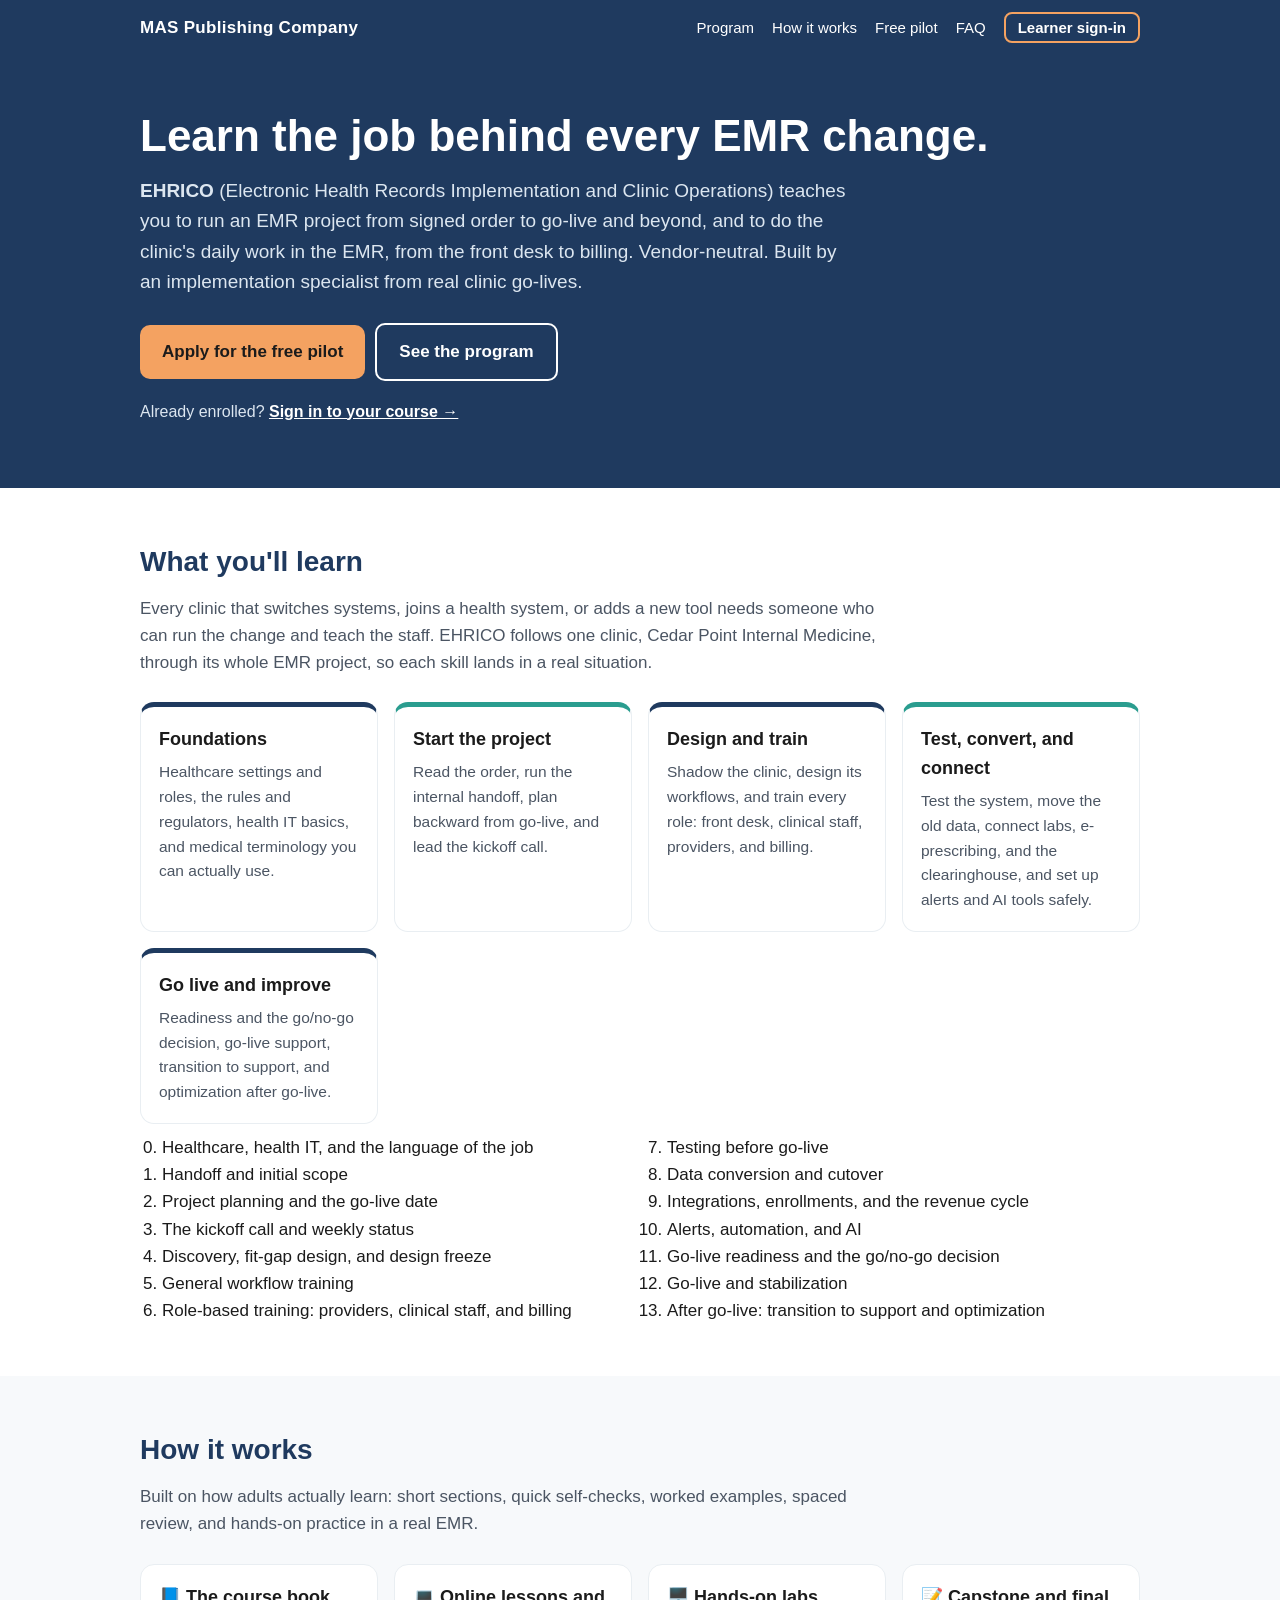
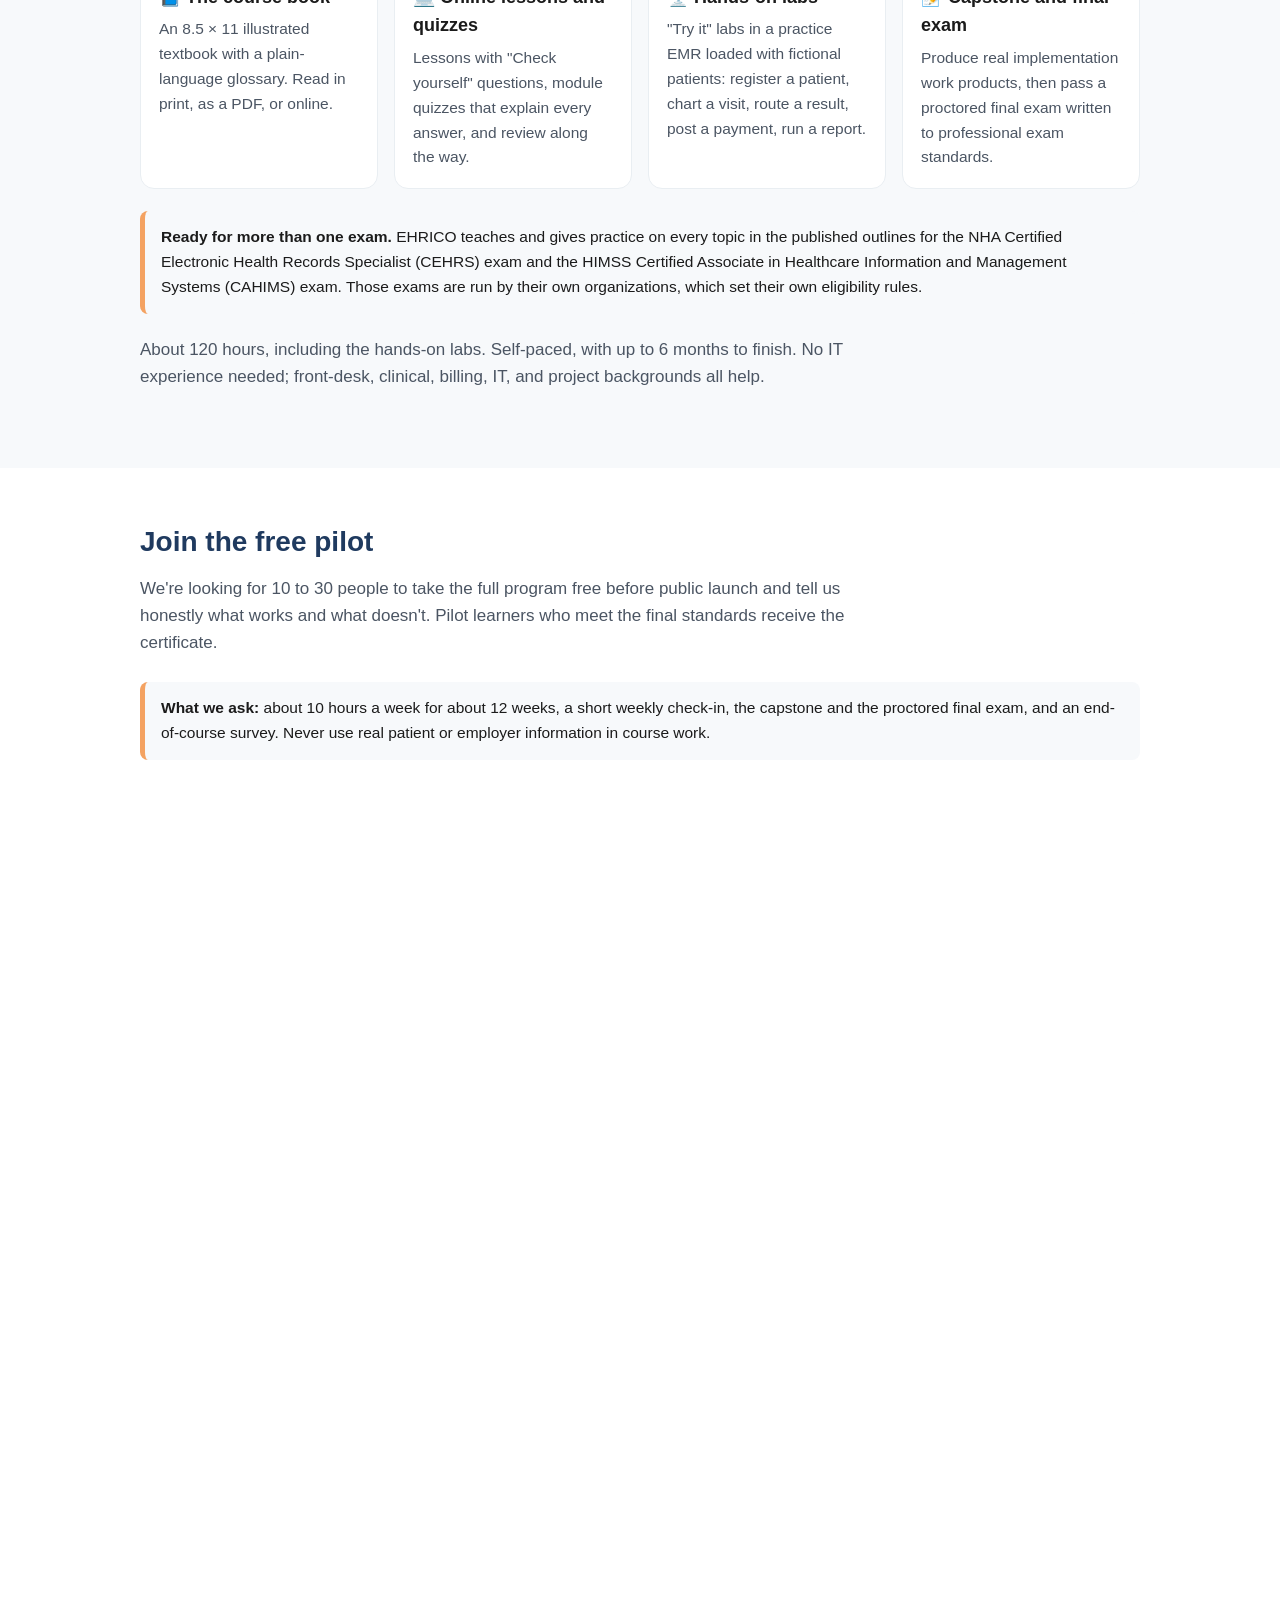
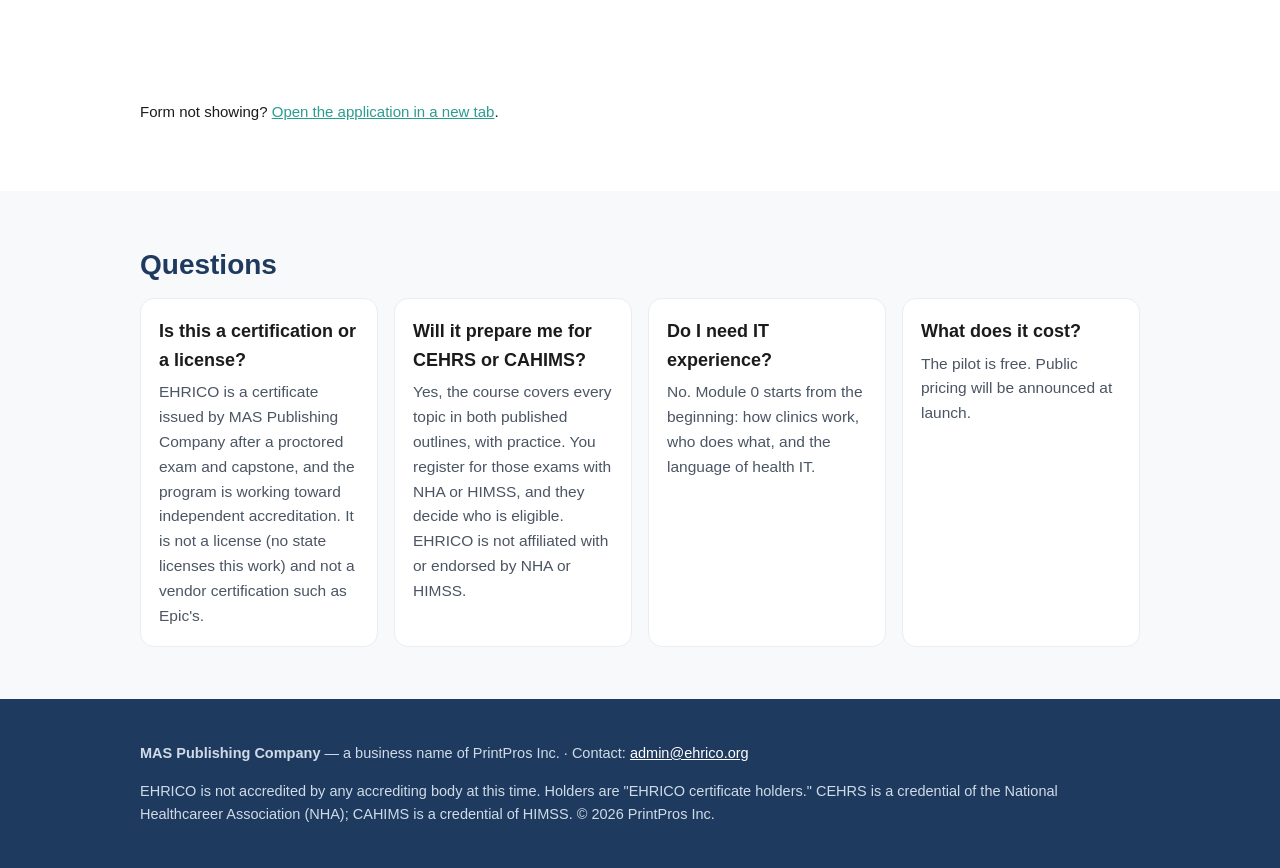
<file: index.html>
<!doctype html>
<html lang="en">
<head>
<meta charset="utf-8">
<meta name="viewport" content="width=device-width, initial-scale=1">
<title>EHRICO — Electronic Health Records Implementation and Clinic Operations | MAS Publishing Company</title>
<meta name="description" content="EHRICO: learn to run EMR projects from signed order to go-live, and do the clinic's daily EMR work. 14 modules, hands-on labs, a proctored exam and capstone. Covers the NHA CEHRS and HIMSS CAHIMS outlines. Join the free pilot.">
<style>
:root{--navy:#1F3A5F;--teal:#2A9D8F;--gray:#E9EEF2;--orange:#F4A261;--ink:#1b1b1b;--muted:#4b5563;--bg:#ffffff;--card:#F7F9FB}
@media (prefers-color-scheme:dark){:root{--ink:#eef2f6;--muted:#b6c0cc;--bg:#0f1720;--card:#16212d;--gray:#22303f}}
*{box-sizing:border-box}
body{margin:0;font-family:-apple-system,BlinkMacSystemFont,"Segoe UI",Roboto,Helvetica,Arial,sans-serif;color:var(--ink);background:var(--bg);line-height:1.6;font-size:17px}
a{color:var(--teal)}
.wrap{max-width:1040px;margin:0 auto;padding:0 20px}
header.top{background:var(--navy);color:#fff}
header.top .wrap{display:flex;justify-content:space-between;align-items:center;padding:14px 20px;gap:12px;flex-wrap:wrap}
header.top b{letter-spacing:.3px}
header.top nav a{color:#fff;text-decoration:none;margin-left:18px;font-size:15px}
header.top nav a.signin{border:2px solid var(--orange);border-radius:8px;padding:5px 12px;font-weight:700;white-space:nowrap}
@media (max-width:600px){header.top nav a:not(.signin){display:none}header.top nav a.signin{margin-left:0}}
.hero{background:var(--navy);color:#fff;padding:56px 0 64px}
.hero h1{font-size:clamp(28px,5vw,44px);line-height:1.15;margin:0 0 14px}
.hero p{font-size:19px;max-width:720px;color:#dce6f0;margin:0 0 26px}
.btn{display:inline-block;background:var(--orange);color:#1b1b1b;font-weight:700;padding:13px 22px;border-radius:10px;text-decoration:none;border:0;font-size:17px;cursor:pointer}
.btn.alt{background:transparent;color:#fff;border:2px solid #fff;margin-left:10px}
section{padding:52px 0}
section.tint{background:var(--card)}
h2{font-size:28px;margin:0 0 10px;color:var(--navy)}
@media (prefers-color-scheme:dark){h2{color:#9ec5e8}}
.lead{color:var(--muted);max-width:760px;margin:0 0 26px}
.grid{display:grid;grid-template-columns:repeat(auto-fit,minmax(230px,1fr));gap:16px}
.card{background:var(--bg);border:1px solid var(--gray);border-radius:14px;padding:18px}
section.tint .card{background:var(--bg)}
.card h3{margin:0 0 6px;font-size:18px}
.card p{margin:0;color:var(--muted);font-size:15.5px}
.stage{border-top:5px solid var(--teal)}
.stage.n{border-top-color:var(--navy)}
ol.mods{columns:2;column-gap:32px;padding-left:22px;margin:10px 0 0}
@media (max-width:640px){ol.mods{columns:1}}
figure{margin:24px 0 0}figure img{width:100%;height:auto;border-radius:12px;border:1px solid var(--gray);background:#fff}
figcaption{font-size:14px;color:var(--muted);margin-top:6px}
.note{border-left:5px solid var(--orange);background:var(--card);padding:14px 16px;border-radius:8px;color:var(--ink);font-size:15.5px}
form{display:grid;grid-template-columns:1fr 1fr;gap:14px;max-width:820px}
@media (max-width:640px){form{grid-template-columns:1fr}}
label{display:block;font-weight:600;font-size:15px;margin-bottom:4px}
input,select,textarea{width:100%;padding:11px 12px;border:1px solid #b9c4cf;border-radius:8px;font:inherit;background:var(--bg);color:var(--ink)}
textarea{min-height:90px}
.full{grid-column:1/-1}
.check{display:flex;gap:10px;align-items:flex-start;font-weight:400}
.check input{width:auto;margin-top:5px}
footer{background:var(--navy);color:#cfdbe7;padding:28px 0;font-size:14.5px}
footer a{color:#fff}
:focus-visible{outline:3px solid var(--orange);outline-offset:2px}
</style>
<script>if(/(access_token|error_description|type=(invite|recovery|signup|magiclink))/.test(location.hash))location.replace("/learn/"+location.hash);</script>
</head>
<body>
<header class="top"><div class="wrap"><b>MAS Publishing Company</b>
<nav aria-label="Main"><a href="#program">Program</a><a href="#how">How it works</a><a href="#pilot">Free pilot</a><a href="#faq">FAQ</a><a class="signin" href="/learn/">Learner sign-in</a></nav></div></header>

<main>
<div class="hero"><div class="wrap">
<h1>Learn the job behind every EMR change.</h1>
<p><b>EHRICO</b> (Electronic Health Records Implementation and Clinic Operations) teaches you to run an EMR project from signed order to go-live and beyond, and to do the clinic's daily work in the EMR, from the front desk to billing. Vendor-neutral. Built by an implementation specialist from real clinic go-lives.</p>
<a class="btn" href="#pilot">Apply for the free pilot</a><a class="btn alt" href="#program">See the program</a>
<p style="font-size:16px;margin:18px 0 0">Already enrolled? <a href="/learn/" style="color:#fff;font-weight:700">Sign in to your course →</a></p>
</div></div>

<section id="program"><div class="wrap">
<h2>What you'll learn</h2>
<p class="lead">Every clinic that switches systems, joins a health system, or adds a new tool needs someone who can run the change and teach the staff. EHRICO follows one clinic, Cedar Point Internal Medicine, through its whole EMR project, so each skill lands in a real situation.</p>
<div class="grid">
<div class="card stage n"><h3>Foundations</h3><p>Healthcare settings and roles, the rules and regulators, health IT basics, and medical terminology you can actually use.</p></div>
<div class="card stage"><h3>Start the project</h3><p>Read the order, run the internal handoff, plan backward from go-live, and lead the kickoff call.</p></div>
<div class="card stage n"><h3>Design and train</h3><p>Shadow the clinic, design its workflows, and train every role: front desk, clinical staff, providers, and billing.</p></div>
<div class="card stage"><h3>Test, convert, and connect</h3><p>Test the system, move the old data, connect labs, e-prescribing, and the clearinghouse, and set up alerts and AI tools safely.</p></div>
<div class="card stage n"><h3>Go live and improve</h3><p>Readiness and the go/no-go decision, go-live support, transition to support, and optimization after go-live.</p></div>
</div>
<ol class="mods" start="0">
<li>Healthcare, health IT, and the language of the job</li><li>Handoff and initial scope</li><li>Project planning and the go-live date</li><li>The kickoff call and weekly status</li><li>Discovery, fit-gap design, and design freeze</li><li>General workflow training</li><li>Role-based training: providers, clinical staff, and billing</li><li>Testing before go-live</li><li>Data conversion and cutover</li><li>Integrations, enrollments, and the revenue cycle</li><li>Alerts, automation, and AI</li><li>Go-live readiness and the go/no-go decision</li><li>Go-live and stabilization</li><li>After go-live: transition to support and optimization</li>
</ol>
</div></section>

<section id="how" class="tint"><div class="wrap">
<h2>How it works</h2>
<p class="lead">Built on how adults actually learn: short sections, quick self-checks, worked examples, spaced review, and hands-on practice in a real EMR.</p>
<div class="grid">
<div class="card"><h3>📘 The course book</h3><p>An 8.5 × 11 illustrated textbook with a plain-language glossary. Read in print, as a PDF, or online.</p></div>
<div class="card"><h3>💻 Online lessons and quizzes</h3><p>Lessons with "Check yourself" questions, module quizzes that explain every answer, and review along the way.</p></div>
<div class="card"><h3>🖥️ Hands-on labs</h3><p>"Try it" labs in a practice EMR loaded with fictional patients: register a patient, chart a visit, route a result, post a payment, run a report.</p></div>
<div class="card"><h3>📝 Capstone and final exam</h3><p>Produce real implementation work products, then pass a proctored final exam written to professional exam standards.</p></div>
</div>
<div class="note" style="margin-top:22px"><b>Ready for more than one exam.</b> EHRICO teaches and gives practice on every topic in the published outlines for the NHA Certified Electronic Health Records Specialist (CEHRS) exam and the HIMSS Certified Associate in Healthcare Information and Management Systems (CAHIMS) exam. Those exams are run by their own organizations, which set their own eligibility rules.</div>
<p class="lead" style="margin-top:22px">About 120 hours, including the hands-on labs. Self-paced, with up to 6 months to finish. No IT experience needed; front-desk, clinical, billing, IT, and project backgrounds all help.</p>
</div></section>

<section id="pilot"><div class="wrap">
<h2>Join the free pilot</h2>
<p class="lead">We're looking for 10 to 30 people to take the full program free before public launch and tell us honestly what works and what doesn't. Pilot learners who meet the final standards receive the certificate.</p>
<div class="note"><b>What we ask:</b> about 10 hours a week for about 12 weeks, a short weekly check-in, the capstone and the proctored final exam, and an end-of-course survey. Never use real patient or employer information in course work.</div>
<p></p>
<div class="tally-wrap">
<iframe data-tally-src="https://tally.so/embed/VL2A2M?alignLeft=1&amp;hideTitle=1&amp;transparentBackground=1&amp;dynamicHeight=1" loading="lazy" width="100%" height="900" frameborder="0" marginheight="0" marginwidth="0" title="EHRICO free pilot application form"></iframe>
<p class="muted" style="font-size:15px">Form not showing? <a href="https://tally.so/r/VL2A2M" target="_blank" rel="noopener">Open the application in a new tab</a>.</p>
</div>
<script>var d=document,w="https://tally.so/widgets/embed.js",v=function(){"undefined"!=typeof Tally?Tally.loadEmbeds():d.querySelectorAll("iframe[data-tally-src]:not([src])").forEach(function(e){e.src=e.dataset.tallySrc})};if("undefined"!=typeof Tally)v();else if(d.querySelector('script[src="'+w+'"]')==null){var s=d.createElement("script");s.src=w,s.onload=v,s.onerror=v,d.body.appendChild(s);}</script>
</div></section>

<section id="faq" class="tint"><div class="wrap">
<h2>Questions</h2>
<div class="grid">
<div class="card"><h3>Is this a certification or a license?</h3><p>EHRICO is a certificate issued by MAS Publishing Company after a proctored exam and capstone, and the program is working toward independent accreditation. It is not a license (no state licenses this work) and not a vendor certification such as Epic's.</p></div>
<div class="card"><h3>Will it prepare me for CEHRS or CAHIMS?</h3><p>Yes, the course covers every topic in both published outlines, with practice. You register for those exams with NHA or HIMSS, and they decide who is eligible. EHRICO is not affiliated with or endorsed by NHA or HIMSS.</p></div>
<div class="card"><h3>Do I need IT experience?</h3><p>No. Module 0 starts from the beginning: how clinics work, who does what, and the language of health IT.</p></div>
<div class="card"><h3>What does it cost?</h3><p>The pilot is free. Public pricing will be announced at launch.</p></div>
</div>
</div></section>
</main>

<footer><div class="wrap">
<p><b>MAS Publishing Company</b> — a business name of PrintPros Inc. · Contact: <a href="mailto:admin@ehrico.org">admin@ehrico.org</a></p>
<p>EHRICO is not accredited by any accrediting body at this time. Holders are "EHRICO certificate holders." CEHRS is a credential of the National Healthcareer Association (NHA); CAHIMS is a credential of HIMSS. © 2026 PrintPros Inc.</p>
</div></footer>
</body>
</html>
</file>
